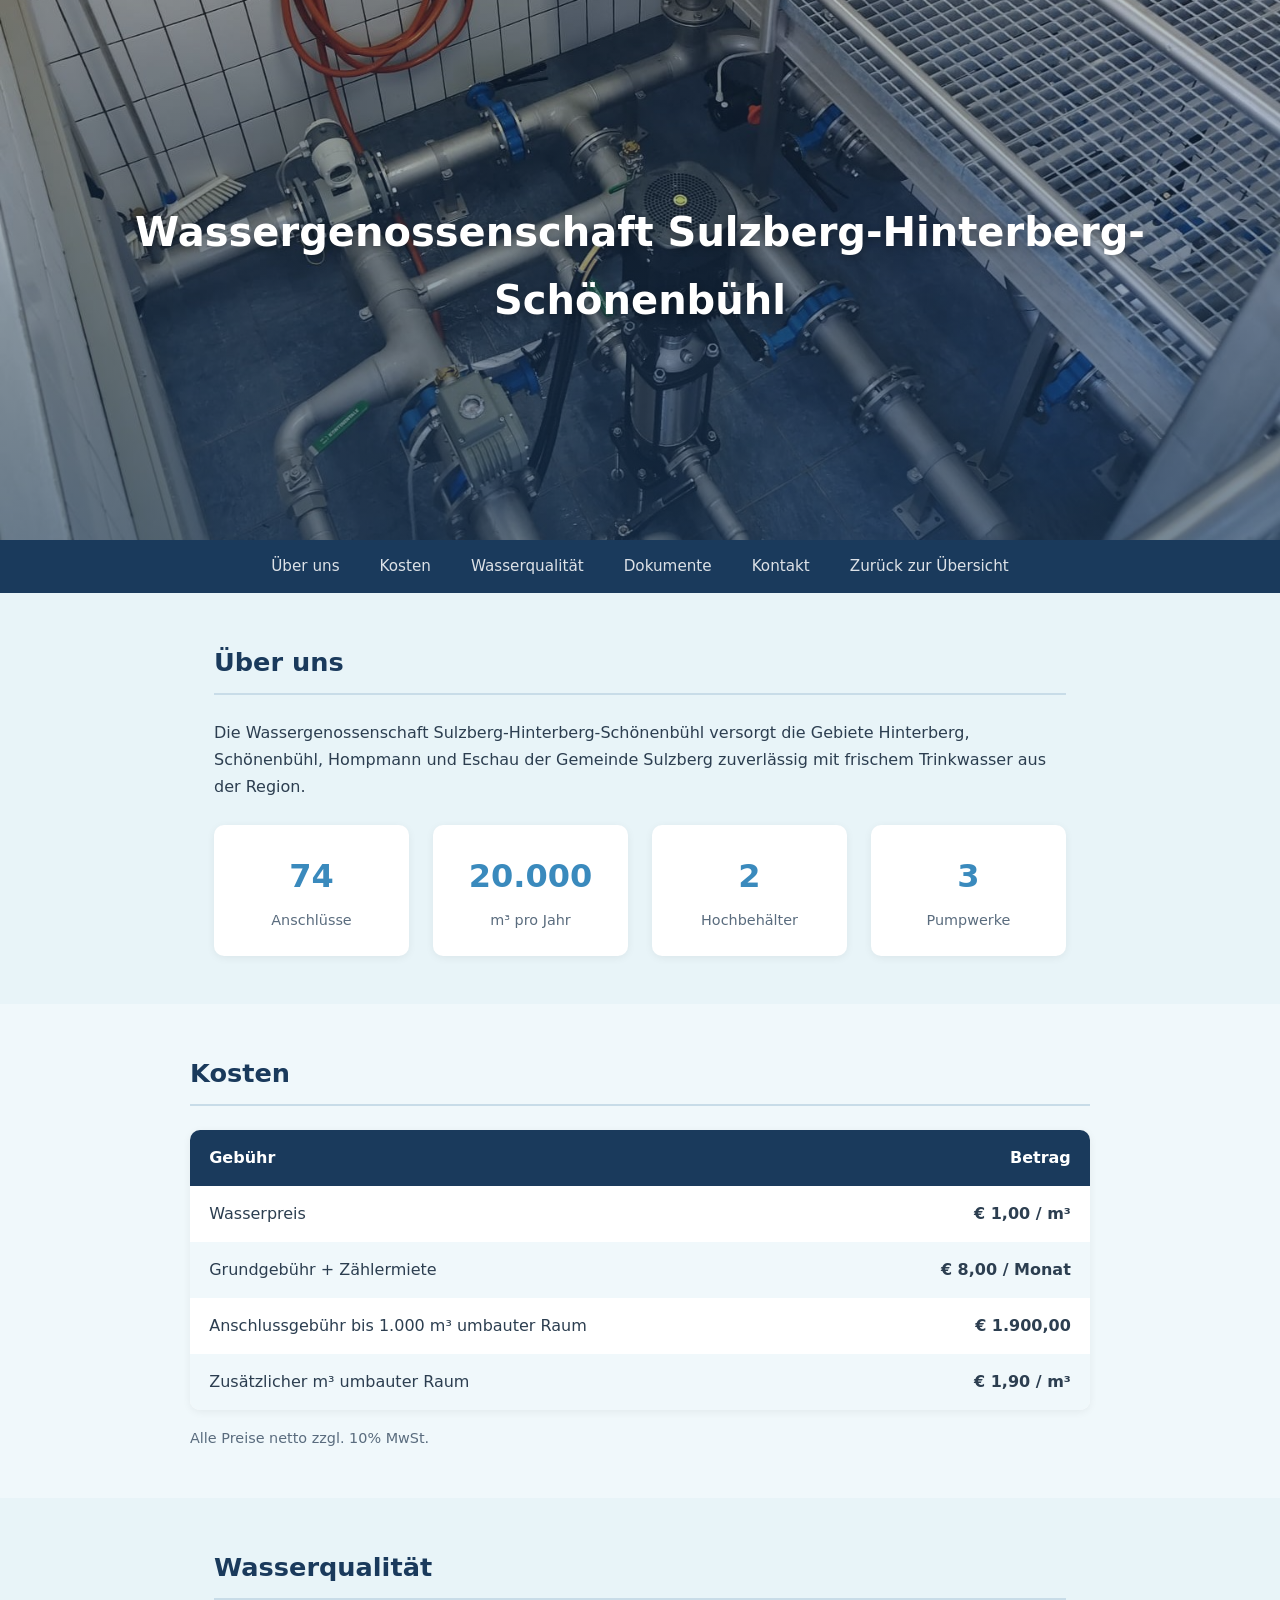
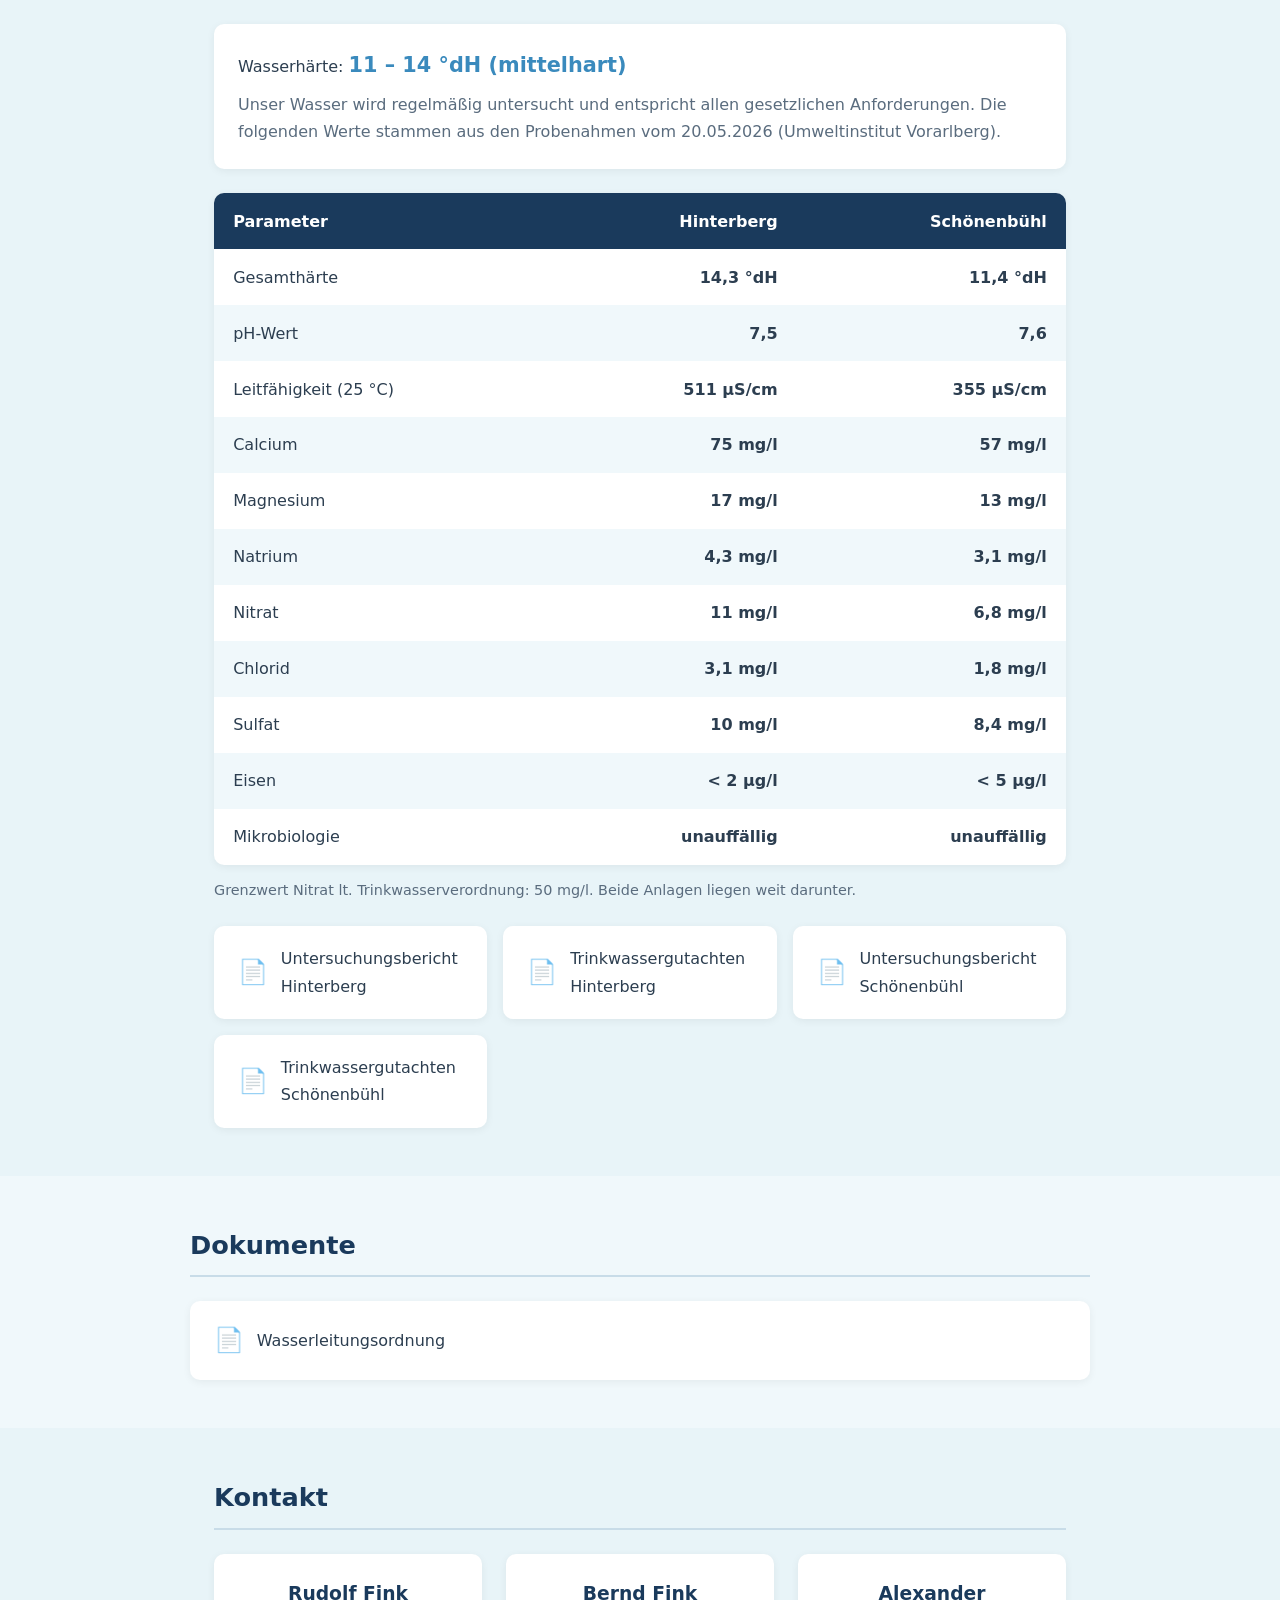
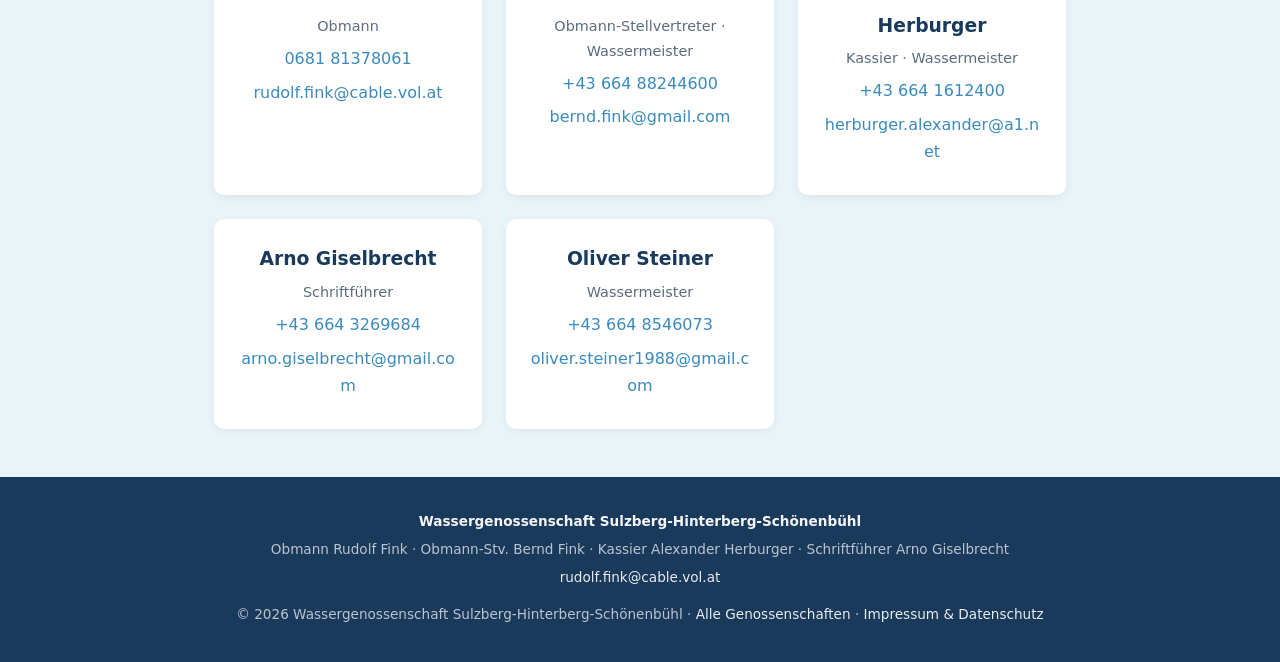
<file: hinterberg/index.html>
<!DOCTYPE html>
<html lang="de">
<head>
  <meta charset="UTF-8">
  <meta name="viewport" content="width=device-width, initial-scale=1.0">
  <title>Wassergenossenschaft Sulzberg-Hinterberg-Schönenbühl</title>
  <link rel="stylesheet" href="../assets/style.css">
</head>
<body>

  <!-- Hero -->
  <div class="hero">
    <img src="../assets/hinterberg/Pumpwerk_Hinterberg_hero.jpg" alt="Pumpwerk Hinterberg">
    <div class="hero-overlay">
      <h1>Wassergenossenschaft Sulzberg-Hinterberg-Schönenbühl</h1>
    </div>
  </div>

  <!-- Navigation -->
  <nav>
    <ul>
      <li><a href="#ueber-uns">Über uns</a></li>
      <li><a href="#kosten">Kosten</a></li>
      <li><a href="#wasserqualitaet">Wasserqualität</a></li>
      <li><a href="#dokumente">Dokumente</a></li>
      <li><a href="#kontakt">Kontakt</a></li>
      <li><a href="../">Zurück zur Übersicht</a></li>
    </ul>
  </nav>

  <!-- Über uns -->
  <section class="section" id="ueber-uns">
    <h2>Über uns</h2>
    <p>
      Die Wassergenossenschaft Sulzberg-Hinterberg-Schönenbühl versorgt die Gebiete
      Hinterberg, Schönenbühl, Hompmann und Eschau der Gemeinde Sulzberg
      zuverlässig mit frischem Trinkwasser aus der Region.
    </p>
    <div class="stats">
      <div class="stat-card">
        <span class="number">74</span>
        <span class="label">Anschlüsse</span>
      </div>
      <div class="stat-card">
        <span class="number">20.000</span>
        <span class="label">m³ pro Jahr</span>
      </div>
      <div class="stat-card">
        <span class="number">2</span>
        <span class="label">Hochbehälter</span>
      </div>
      <div class="stat-card">
        <span class="number">3</span>
        <span class="label">Pumpwerke</span>
      </div>
    </div>
  </section>

  <!-- Kosten -->
  <section class="section" id="kosten">
    <div class="section-inner">
      <h2>Kosten</h2>
      <table class="fee-table">
        <thead>
          <tr>
            <th>Gebühr</th>
            <th>Betrag</th>
          </tr>
        </thead>
        <tbody>
          <tr>
            <td>Wasserpreis</td>
            <td>&euro; 1,00 / m³</td>
          </tr>
          <tr>
            <td>Grundgebühr + Zählermiete</td>
            <td>&euro; 8,00 / Monat</td>
          </tr>
          <tr>
            <td>Anschlussgebühr bis 1.000 m³ umbauter Raum</td>
            <td>&euro; 1.900,00</td>
          </tr>
          <tr>
            <td>Zusätzlicher m³ umbauter Raum</td>
            <td>&euro; 1,90 / m³</td>
          </tr>
        </tbody>
      </table>
      <p style="margin-top: 1rem; color: var(--color-text-light); font-size: 0.9rem;">
        Alle Preise netto zzgl. 10% MwSt.
      </p>
    </div>
  </section>

  <!-- Wasserqualität -->
  <section class="section" id="wasserqualitaet">
    <h2>Wasserqualität</h2>
    <div class="water-quality-info">
      <p>Wasserhärte: <span class="hardness">11 – 14 °dH (mittelhart)</span></p>
      <p style="margin-top: 0.5rem; color: var(--color-text-light);">
        Unser Wasser wird regelmäßig untersucht und entspricht allen gesetzlichen Anforderungen.
        Die folgenden Werte stammen aus den Probenahmen vom 20.05.2026 (Umweltinstitut Vorarlberg).
      </p>
    </div>

    <table class="fee-table">
      <thead>
        <tr>
          <th>Parameter</th>
          <th>Hinterberg</th>
          <th>Schönenbühl</th>
        </tr>
      </thead>
      <tbody>
        <tr><td>Gesamthärte</td><td>14,3 °dH</td><td>11,4 °dH</td></tr>
        <tr><td>pH-Wert</td><td>7,5</td><td>7,6</td></tr>
        <tr><td>Leitfähigkeit (25 °C)</td><td>511 µS/cm</td><td>355 µS/cm</td></tr>
        <tr><td>Calcium</td><td>75 mg/l</td><td>57 mg/l</td></tr>
        <tr><td>Magnesium</td><td>17 mg/l</td><td>13 mg/l</td></tr>
        <tr><td>Natrium</td><td>4,3 mg/l</td><td>3,1 mg/l</td></tr>
        <tr><td>Nitrat</td><td>11 mg/l</td><td>6,8 mg/l</td></tr>
        <tr><td>Chlorid</td><td>3,1 mg/l</td><td>1,8 mg/l</td></tr>
        <tr><td>Sulfat</td><td>10 mg/l</td><td>8,4 mg/l</td></tr>
        <tr><td>Eisen</td><td>&lt; 2 µg/l</td><td>&lt; 5 µg/l</td></tr>
        <tr><td>Mikrobiologie</td><td>unauffällig</td><td>unauffällig</td></tr>
      </tbody>
    </table>
    <p style="margin-top: 0.8rem; color: var(--color-text-light); font-size: 0.9rem;">
      Grenzwert Nitrat lt. Trinkwasserverordnung: 50 mg/l. Beide Anlagen liegen weit darunter.
    </p>

    <div class="doc-list" style="margin-top: 1.5rem;">
      <a href="../assets/hinterberg/Prüfbericht Hinterberg mit Netzprobe.pdf" target="_blank" class="doc-link">
        <span class="doc-icon">&#128196;</span>
        <span>Untersuchungsbericht Hinterberg</span>
      </a>
      <a href="../assets/hinterberg/Beurteilung Hinterberg.pdf" target="_blank" class="doc-link">
        <span class="doc-icon">&#128196;</span>
        <span>Trinkwassergutachten Hinterberg</span>
      </a>
      <a href="../assets/hinterberg/Prüfbericht Schönenbühl mit Netzprobe.pdf" target="_blank" class="doc-link">
        <span class="doc-icon">&#128196;</span>
        <span>Untersuchungsbericht Schönenbühl</span>
      </a>
      <a href="../assets/hinterberg/Beurteilung Schönenbühl.pdf" target="_blank" class="doc-link">
        <span class="doc-icon">&#128196;</span>
        <span>Trinkwassergutachten Schönenbühl</span>
      </a>
    </div>
  </section>

  <!-- Dokumente -->
  <section class="section" id="dokumente">
    <div class="section-inner">
      <h2>Dokumente</h2>
      <div class="doc-list">
        <a href="../assets/hinterberg/Wasserleitungsordnung WG Sulzberg Hinterberg-Schönenbühl 2020-06-24.pdf" target="_blank" class="doc-link">
          <span class="doc-icon">&#128196;</span>
          <span>Wasserleitungsordnung</span>
        </a>
      </div>
    </div>
  </section>

  <!-- Kontakt -->
  <section class="section" id="kontakt">
    <div class="section-inner">
      <h2>Kontakt</h2>
      <div class="contact-cards">
        <div class="contact-card">
          <h3>Rudolf Fink</h3>
          <p class="role">Obmann</p>
          <p><a data-tel="MDY4MSA4MTM3ODA2MQ==">Nummer sichtbar mit JavaScript</a></p>
          <p><a data-mail="cnVkb2xmLmZpbmtAY2FibGUudm9sLmF0">Adresse sichtbar mit JavaScript</a></p>
        </div>
        <div class="contact-card">
          <h3>Bernd Fink</h3>
          <p class="role">Obmann-Stellvertreter &middot; Wassermeister</p>
          <p><a data-tel="KzQzIDY2NCA4ODI0NDYwMA==">Nummer sichtbar mit JavaScript</a></p>
          <p><a data-mail="YmVybmQuZmlua0BnbWFpbC5jb20=">Adresse sichtbar mit JavaScript</a></p>
        </div>
        <div class="contact-card">
          <h3>Alexander Herburger</h3>
          <p class="role">Kassier &middot; Wassermeister</p>
          <p><a data-tel="KzQzIDY2NCAxNjEyNDAw">Nummer sichtbar mit JavaScript</a></p>
          <p><a data-mail="aGVyYnVyZ2VyLmFsZXhhbmRlckBhMS5uZXQ=">Adresse sichtbar mit JavaScript</a></p>
        </div>
        <div class="contact-card">
          <h3>Arno Giselbrecht</h3>
          <p class="role">Schriftführer</p>
          <p><a data-tel="KzQzIDY2NCAzMjY5Njg0">Nummer sichtbar mit JavaScript</a></p>
          <p><a data-mail="YXJuby5naXNlbGJyZWNodEBnbWFpbC5jb20=">Adresse sichtbar mit JavaScript</a></p>
        </div>
        <div class="contact-card">
          <h3>Oliver Steiner</h3>
          <p class="role">Wassermeister</p>
          <p><a data-tel="KzQzIDY2NCA4NTQ2MDcz">Nummer sichtbar mit JavaScript</a></p>
          <p><a data-mail="b2xpdmVyLnN0ZWluZXIxOTg4QGdtYWlsLmNvbQ==">Adresse sichtbar mit JavaScript</a></p>
        </div>
      </div>
    </div>
  </section>

  <footer>
    <div class="footer-content">
      <p><strong>Wassergenossenschaft Sulzberg-Hinterberg-Schönenbühl</strong></p>
      <p>Obmann Rudolf Fink &middot; Obmann-Stv. Bernd Fink &middot; Kassier Alexander Herburger &middot; Schriftführer Arno Giselbrecht</p>
      <p><a data-mail="cnVkb2xmLmZpbmtAY2FibGUudm9sLmF0">Adresse sichtbar mit JavaScript</a></p>
      <p style="margin-top: 0.8rem;">&copy; 2026 Wassergenossenschaft Sulzberg-Hinterberg-Schönenbühl &middot; <a href="../">Alle Genossenschaften</a> &middot; <a href="../impressum.html">Impressum &amp; Datenschutz</a></p>
    </div>
  </footer>

  <script src="../assets/contact.js" defer></script>
</body>
</html>
</file>
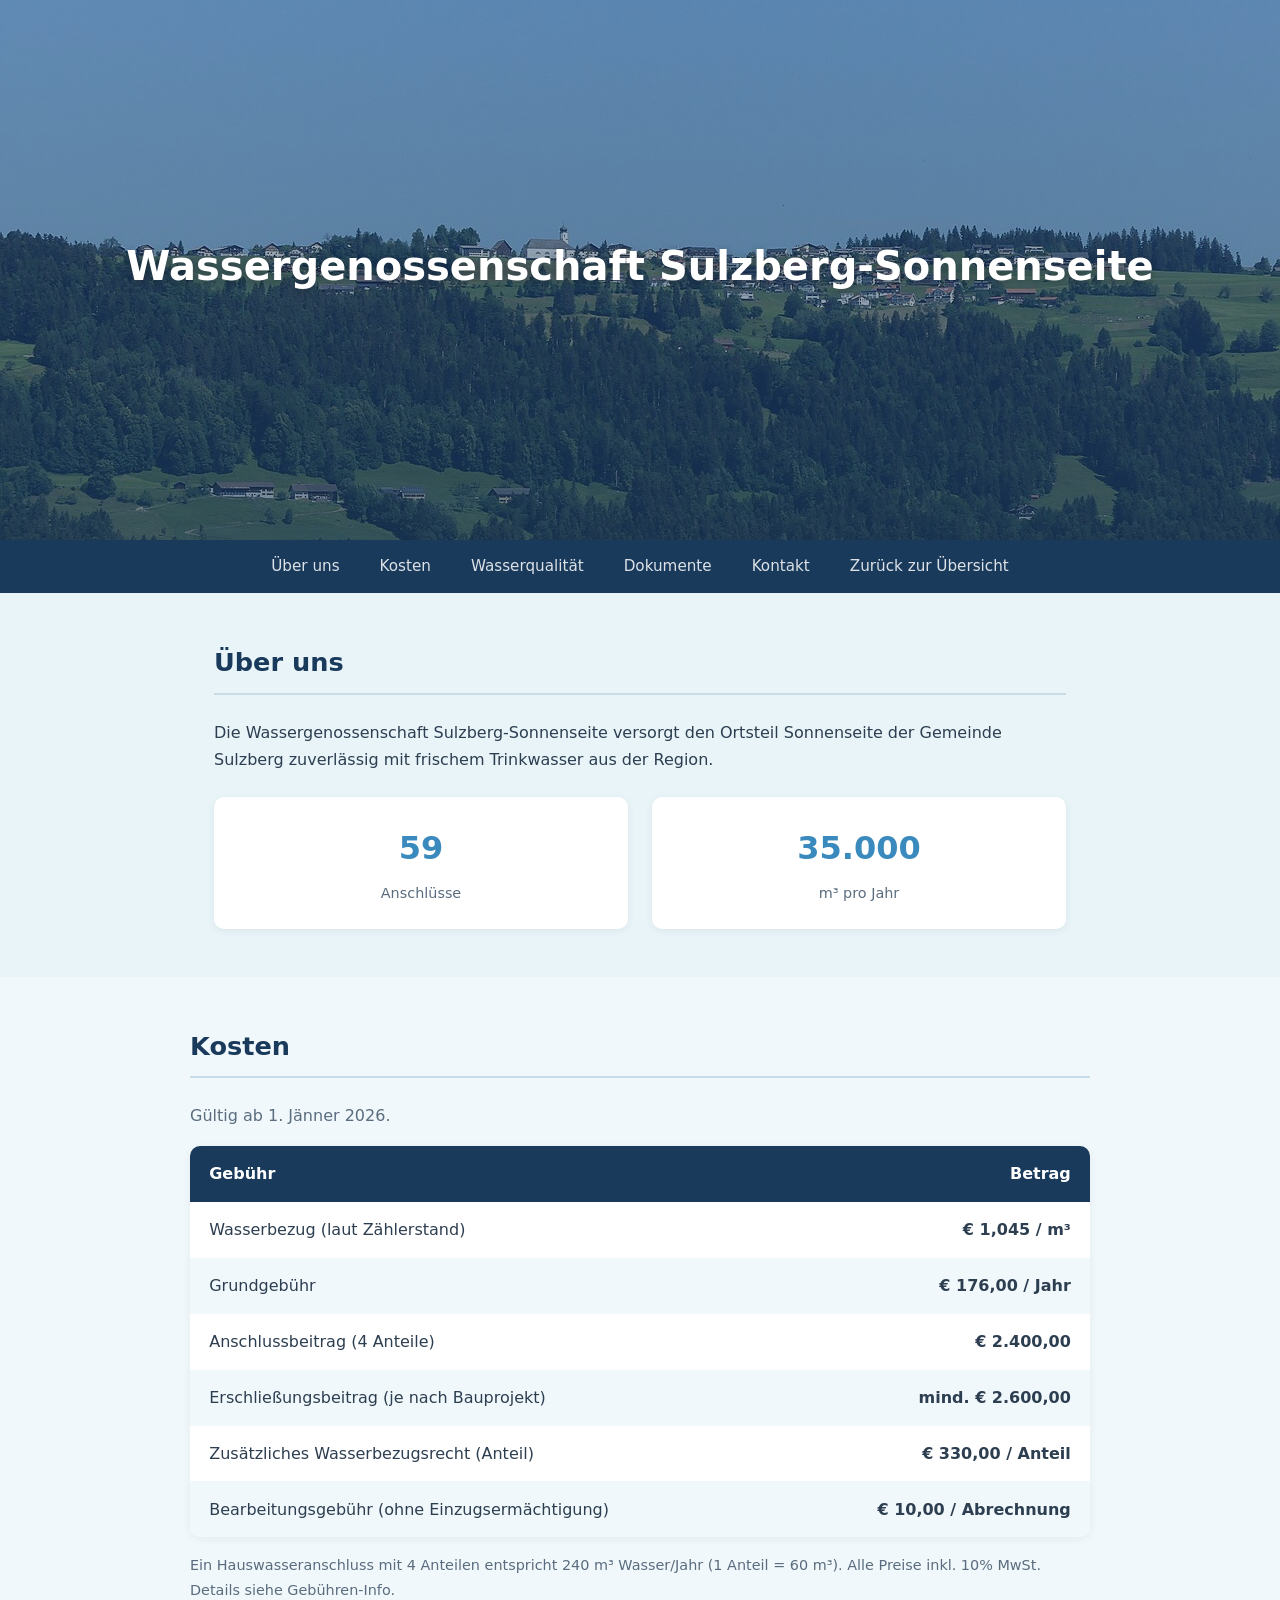
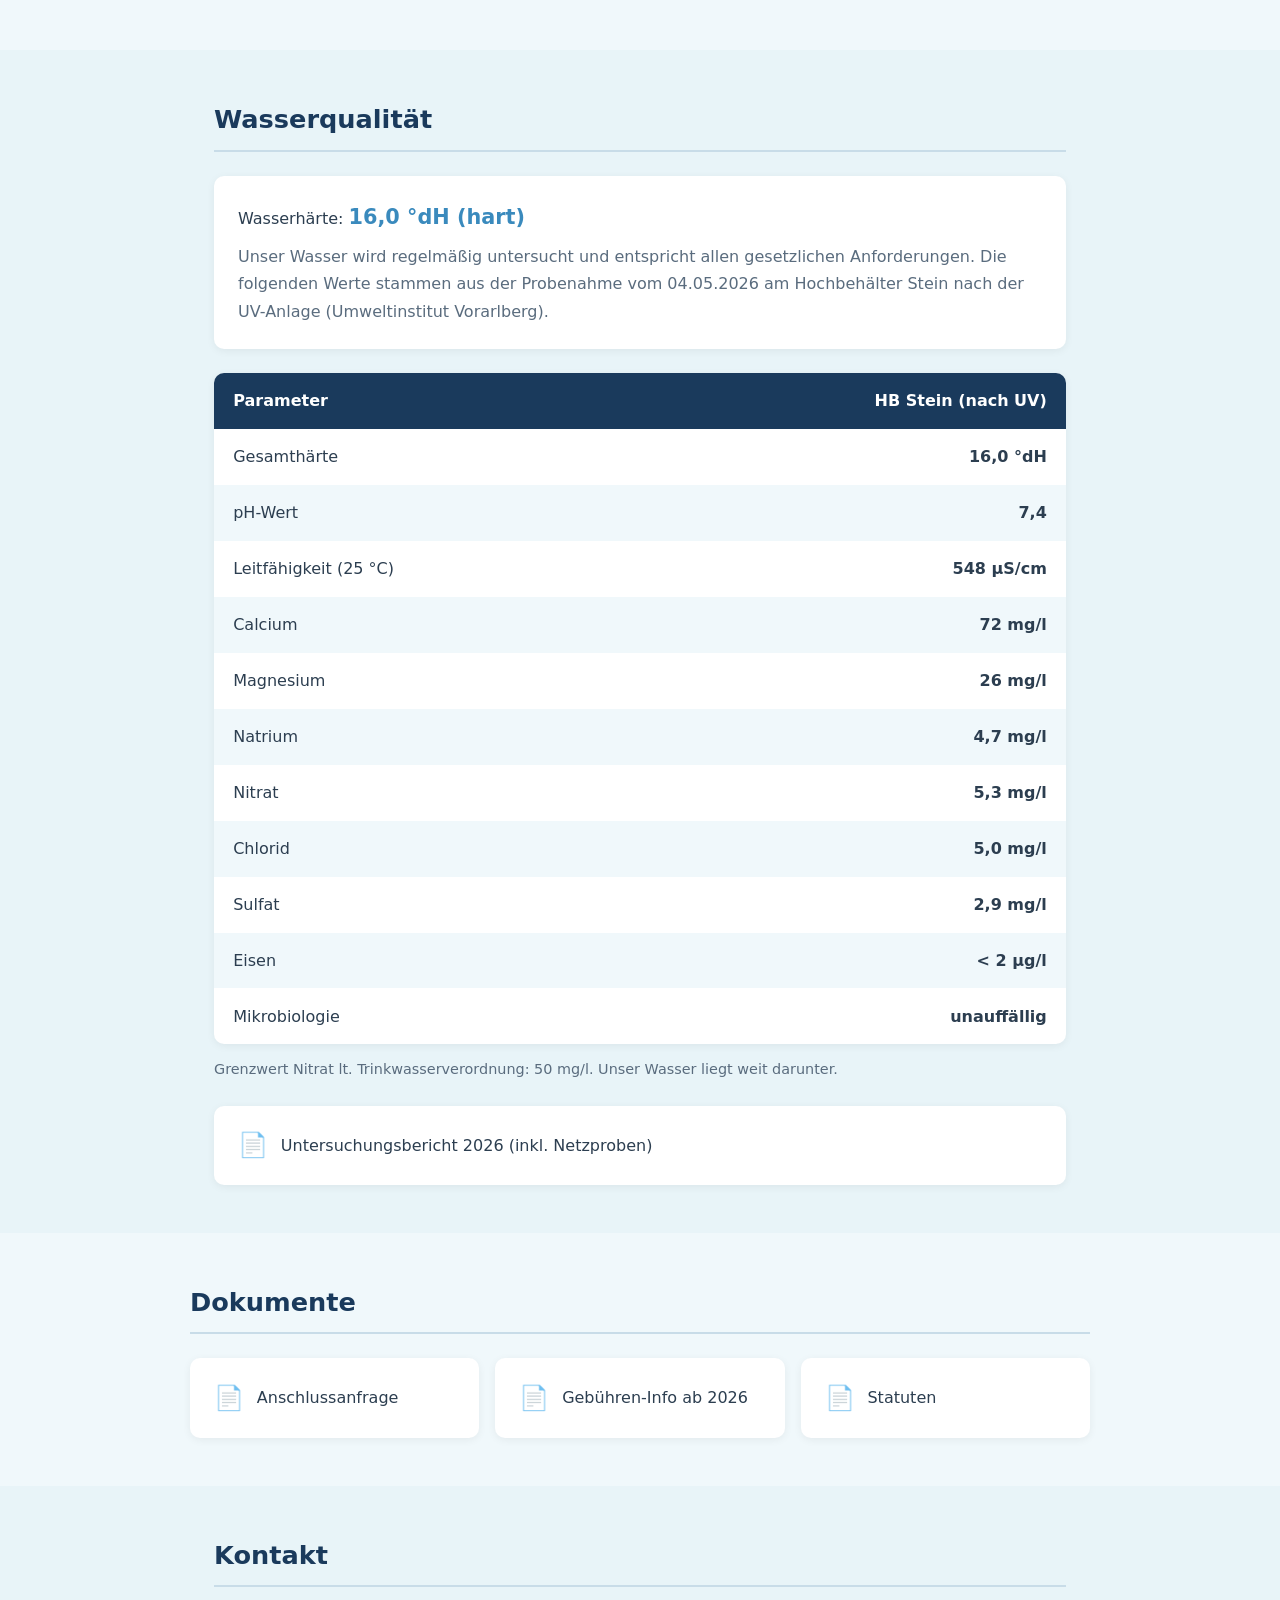
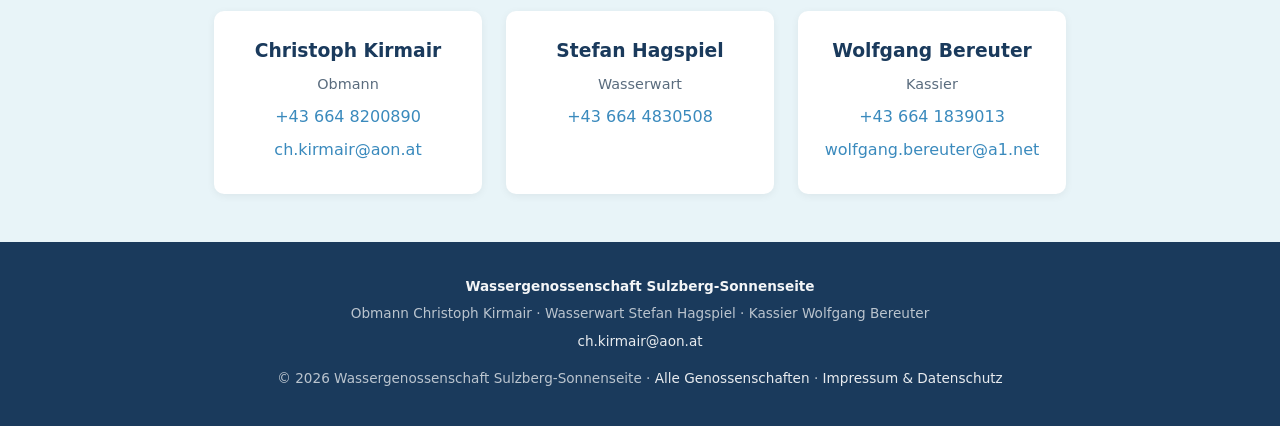
<file: sonnenseite/index.html>
<!DOCTYPE html>
<html lang="de">
<head>
  <meta charset="UTF-8">
  <meta name="viewport" content="width=device-width, initial-scale=1.0">
  <title>Wassergenossenschaft Sulzberg-Sonnenseite</title>
  <link rel="stylesheet" href="../assets/style.css">
</head>
<body>

  <!-- Hero -->
  <div class="hero">
    <img src="../assets/Sonnenseite/1280px-Sulzberg_von_Süden-628580133.jpg" alt="Sulzberg von Süden">
    <div class="hero-overlay">
      <h1>Wassergenossenschaft Sulzberg-Sonnenseite</h1>
    </div>
  </div>

  <!-- Navigation -->
  <nav>
    <ul>
      <li><a href="#ueber-uns">Über uns</a></li>
      <li><a href="#kosten">Kosten</a></li>
      <li><a href="#wasserqualitaet">Wasserqualität</a></li>
      <li><a href="#dokumente">Dokumente</a></li>
      <li><a href="#kontakt">Kontakt</a></li>
      <li><a href="../">Zurück zur Übersicht</a></li>
    </ul>
  </nav>

  <!-- Über uns -->
  <section class="section" id="ueber-uns">
    <h2>Über uns</h2>
    <p>
      Die Wassergenossenschaft Sulzberg-Sonnenseite versorgt den Ortsteil Sonnenseite
      der Gemeinde Sulzberg zuverlässig mit frischem Trinkwasser aus der Region.
    </p>
    <div class="stats">
      <div class="stat-card">
        <span class="number">59</span>
        <span class="label">Anschlüsse</span>
      </div>
      <div class="stat-card">
        <span class="number">35.000</span>
        <span class="label">m³ pro Jahr</span>
      </div>
    </div>
  </section>

  <!-- Kosten -->
  <section class="section" id="kosten">
    <div class="section-inner">
      <h2>Kosten</h2>
      <p style="margin-bottom: 1rem; color: var(--color-text-light);">Gültig ab 1. Jänner 2026.</p>
      <table class="fee-table">
        <thead>
          <tr>
            <th>Gebühr</th>
            <th>Betrag</th>
          </tr>
        </thead>
        <tbody>
          <tr>
            <td>Wasserbezug (laut Zählerstand)</td>
            <td>&euro; 1,045 / m³</td>
          </tr>
          <tr>
            <td>Grundgebühr</td>
            <td>&euro; 176,00 / Jahr</td>
          </tr>
          <tr>
            <td>Anschlussbeitrag (4 Anteile)</td>
            <td>&euro; 2.400,00</td>
          </tr>
          <tr>
            <td>Erschließungsbeitrag (je nach Bauprojekt)</td>
            <td>mind. &euro; 2.600,00</td>
          </tr>
          <tr>
            <td>Zusätzliches Wasserbezugsrecht (Anteil)</td>
            <td>&euro; 330,00 / Anteil</td>
          </tr>
          <tr>
            <td>Bearbeitungsgebühr (ohne Einzugsermächtigung)</td>
            <td>&euro; 10,00 / Abrechnung</td>
          </tr>
        </tbody>
      </table>
      <p style="margin-top: 1rem; color: var(--color-text-light); font-size: 0.9rem;">
        Ein Hauswasseranschluss mit 4 Anteilen entspricht 240 m³ Wasser/Jahr (1 Anteil = 60 m³).
        Alle Preise inkl. 10% MwSt. Details siehe Gebühren-Info.
      </p>
    </div>
  </section>

  <!-- Wasserqualität -->
  <section class="section" id="wasserqualitaet">
    <h2>Wasserqualität</h2>
    <div class="water-quality-info">
      <p>Wasserhärte: <span class="hardness">16,0 °dH (hart)</span></p>
      <p style="margin-top: 0.5rem; color: var(--color-text-light);">
        Unser Wasser wird regelmäßig untersucht und entspricht allen gesetzlichen Anforderungen.
        Die folgenden Werte stammen aus der Probenahme vom 04.05.2026 am Hochbehälter Stein
        nach der UV-Anlage (Umweltinstitut Vorarlberg).
      </p>
    </div>

    <table class="fee-table">
      <thead>
        <tr>
          <th>Parameter</th>
          <th>HB Stein (nach UV)</th>
        </tr>
      </thead>
      <tbody>
        <tr><td>Gesamthärte</td><td>16,0 °dH</td></tr>
        <tr><td>pH-Wert</td><td>7,4</td></tr>
        <tr><td>Leitfähigkeit (25 °C)</td><td>548 µS/cm</td></tr>
        <tr><td>Calcium</td><td>72 mg/l</td></tr>
        <tr><td>Magnesium</td><td>26 mg/l</td></tr>
        <tr><td>Natrium</td><td>4,7 mg/l</td></tr>
        <tr><td>Nitrat</td><td>5,3 mg/l</td></tr>
        <tr><td>Chlorid</td><td>5,0 mg/l</td></tr>
        <tr><td>Sulfat</td><td>2,9 mg/l</td></tr>
        <tr><td>Eisen</td><td>&lt; 2 µg/l</td></tr>
        <tr><td>Mikrobiologie</td><td>unauffällig</td></tr>
      </tbody>
    </table>
    <p style="margin-top: 0.8rem; color: var(--color-text-light); font-size: 0.9rem;">
      Grenzwert Nitrat lt. Trinkwasserverordnung: 50 mg/l. Unser Wasser liegt weit darunter.
    </p>

    <div class="doc-list" style="margin-top: 1.5rem;">
      <a href="../assets/Sonnenseite/Netzprobe%202026.pdf" target="_blank" class="doc-link">
        <span class="doc-icon">&#128196;</span>
        <span>Untersuchungsbericht 2026 (inkl. Netzproben)</span>
      </a>
    </div>
  </section>

  <!-- Dokumente -->
  <section class="section" id="dokumente">
    <div class="section-inner">
      <h2>Dokumente</h2>
      <div class="doc-list">
        <a href="../assets/Sonnenseite/Anschlussanfrage.pdf" target="_blank" class="doc-link">
          <span class="doc-icon">&#128196;</span>
          <span>Anschlussanfrage</span>
        </a>
        <a href="../assets/Sonnenseite/Gebühren INFO ab 2026.pdf" target="_blank" class="doc-link">
          <span class="doc-icon">&#128196;</span>
          <span>Gebühren-Info ab 2026</span>
        </a>
        <a href="../assets/Sonnenseite/Statuten.pdf" target="_blank" class="doc-link">
          <span class="doc-icon">&#128196;</span>
          <span>Statuten</span>
        </a>
      </div>
    </div>
  </section>

  <!-- Kontakt -->
  <section class="section" id="kontakt">
    <div class="section-inner">
      <h2>Kontakt</h2>
      <div class="contact-cards">
        <div class="contact-card">
          <h3>Christoph Kirmair</h3>
          <p class="role">Obmann</p>
          <p><a data-tel="KzQzIDY2NCA4MjAwODkw">Nummer sichtbar mit JavaScript</a></p>
          <p><a data-mail="Y2gua2lybWFpckBhb24uYXQ=">Adresse sichtbar mit JavaScript</a></p>
        </div>
        <div class="contact-card">
          <h3>Stefan Hagspiel</h3>
          <p class="role">Wasserwart</p>
          <p><a data-tel="KzQzIDY2NCA0ODMwNTA4">Nummer sichtbar mit JavaScript</a></p>
          <p>&nbsp;</p>
        </div>
        <div class="contact-card">
          <h3>Wolfgang Bereuter</h3>
          <p class="role">Kassier</p>
          <p><a data-tel="KzQzIDY2NCAxODM5MDEz">Nummer sichtbar mit JavaScript</a></p>
          <p><a data-mail="d29sZmdhbmcuYmVyZXV0ZXJAYTEubmV0">Adresse sichtbar mit JavaScript</a></p>
        </div>
      </div>
    </div>
  </section>

  <footer>
    <div class="footer-content">
      <p><strong>Wassergenossenschaft Sulzberg-Sonnenseite</strong></p>
      <p>Obmann Christoph Kirmair &middot; Wasserwart Stefan Hagspiel &middot; Kassier Wolfgang Bereuter</p>
      <p><a data-mail="Y2gua2lybWFpckBhb24uYXQ=">Adresse sichtbar mit JavaScript</a></p>
      <p style="margin-top: 0.8rem;">&copy; 2026 Wassergenossenschaft Sulzberg-Sonnenseite &middot; <a href="../">Alle Genossenschaften</a> &middot; <a href="../impressum.html">Impressum &amp; Datenschutz</a></p>
    </div>
  </footer>

  <script src="../assets/contact.js" defer></script>
</body>
</html>
</file>
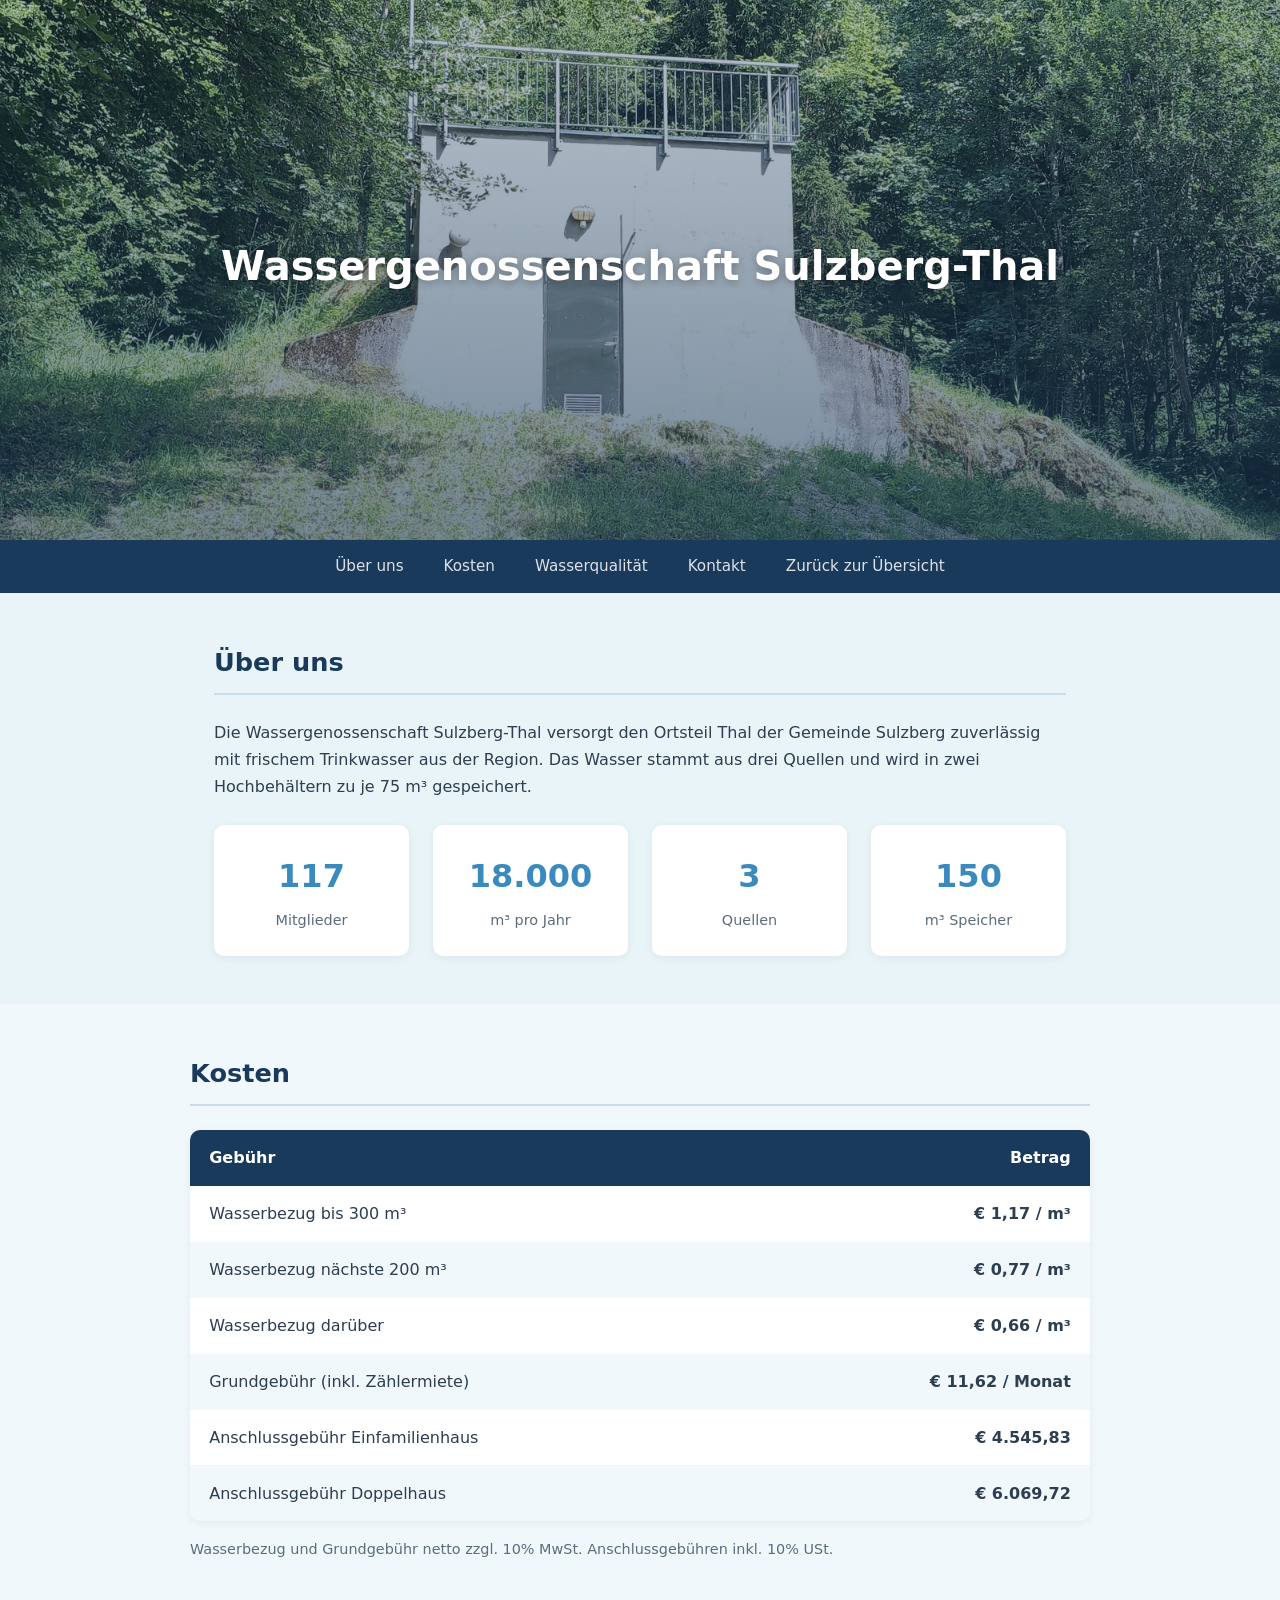
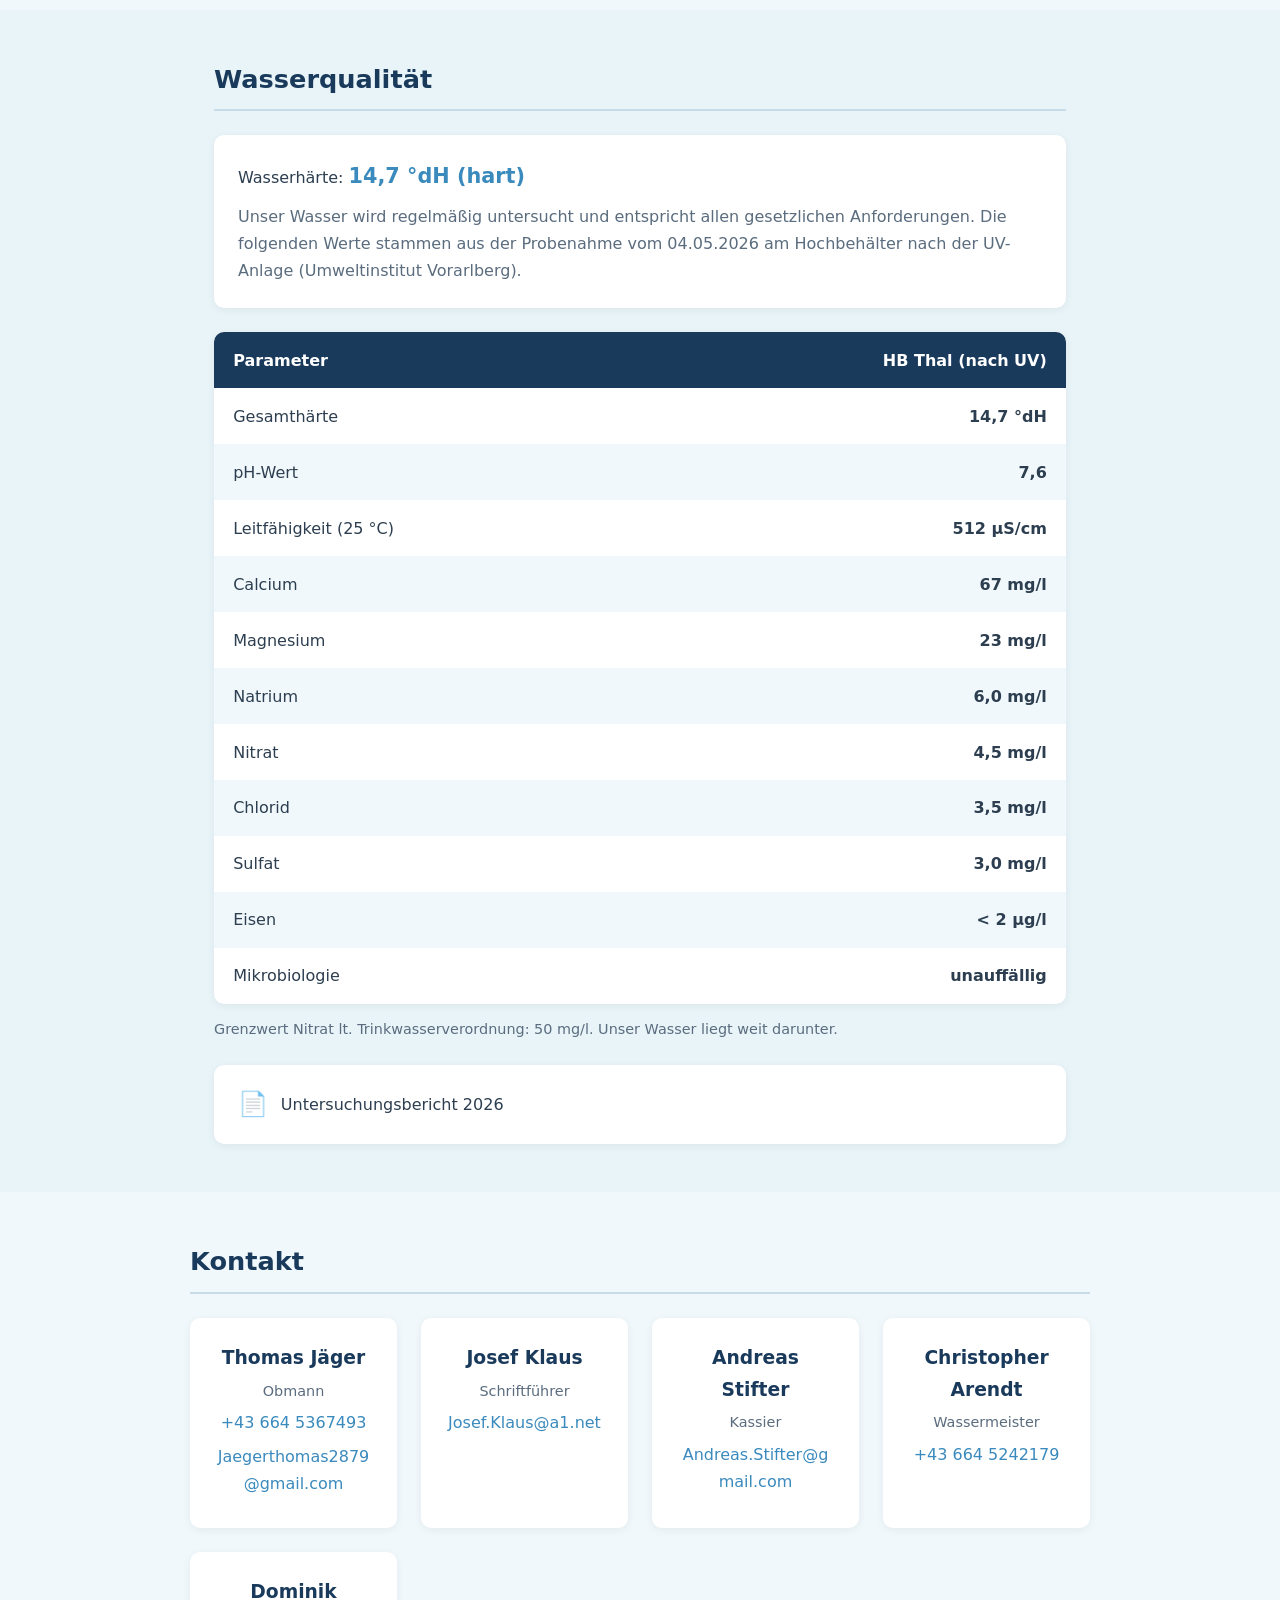
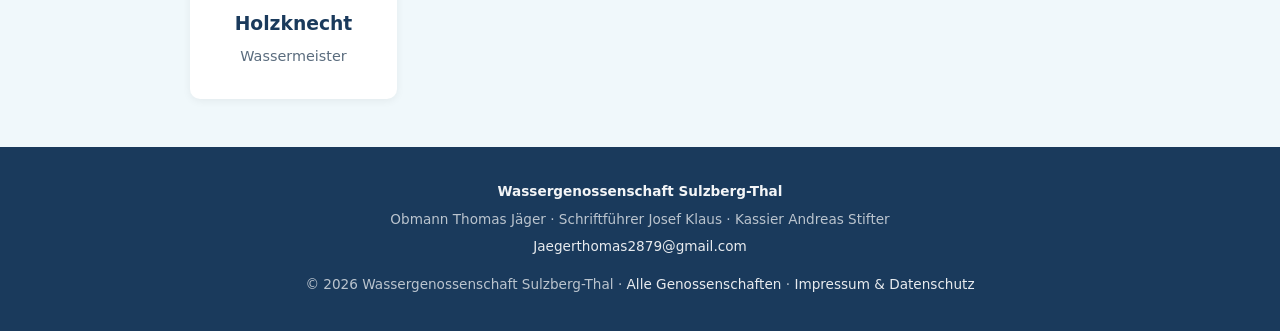
<file: thal/index.html>
<!DOCTYPE html>
<html lang="de">
<head>
  <meta charset="UTF-8">
  <meta name="viewport" content="width=device-width, initial-scale=1.0">
  <title>Wassergenossenschaft Sulzberg-Thal</title>
  <link rel="stylesheet" href="../assets/style.css">
</head>
<body>

  <!-- Hero -->
  <div class="hero">
    <img src="../assets/Thal/Hochbehaelter_Thal.jpg" alt="Hochbehälter Sulzberg-Thal">
    <div class="hero-overlay">
      <h1>Wassergenossenschaft Sulzberg-Thal</h1>
    </div>
  </div>

  <!-- Navigation -->
  <nav>
    <ul>
      <li><a href="#ueber-uns">Über uns</a></li>
      <li><a href="#kosten">Kosten</a></li>
      <li><a href="#wasserqualitaet">Wasserqualität</a></li>
      <li><a href="#kontakt">Kontakt</a></li>
      <li><a href="../">Zurück zur Übersicht</a></li>
    </ul>
  </nav>

  <!-- Über uns -->
  <section class="section" id="ueber-uns">
    <h2>Über uns</h2>
    <p>
      Die Wassergenossenschaft Sulzberg-Thal versorgt den Ortsteil Thal
      der Gemeinde Sulzberg zuverlässig mit frischem Trinkwasser aus der Region.
      Das Wasser stammt aus drei Quellen und wird in zwei Hochbehältern zu je 75 m³ gespeichert.
    </p>
    <div class="stats">
      <div class="stat-card">
        <span class="number">117</span>
        <span class="label">Mitglieder</span>
      </div>
      <div class="stat-card">
        <span class="number">18.000</span>
        <span class="label">m³ pro Jahr</span>
      </div>
      <div class="stat-card">
        <span class="number">3</span>
        <span class="label">Quellen</span>
      </div>
      <div class="stat-card">
        <span class="number">150</span>
        <span class="label">m³ Speicher</span>
      </div>
    </div>
  </section>

  <!-- Kosten -->
  <section class="section" id="kosten">
    <div class="section-inner">
      <h2>Kosten</h2>
      <table class="fee-table">
        <thead>
          <tr>
            <th>Gebühr</th>
            <th>Betrag</th>
          </tr>
        </thead>
        <tbody>
          <tr>
            <td>Wasserbezug bis 300 m³</td>
            <td>&euro; 1,17 / m³</td>
          </tr>
          <tr>
            <td>Wasserbezug nächste 200 m³</td>
            <td>&euro; 0,77 / m³</td>
          </tr>
          <tr>
            <td>Wasserbezug darüber</td>
            <td>&euro; 0,66 / m³</td>
          </tr>
          <tr>
            <td>Grundgebühr (inkl. Zählermiete)</td>
            <td>&euro; 11,62 / Monat</td>
          </tr>
          <tr>
            <td>Anschlussgebühr Einfamilienhaus</td>
            <td>&euro; 4.545,83</td>
          </tr>
          <tr>
            <td>Anschlussgebühr Doppelhaus</td>
            <td>&euro; 6.069,72</td>
          </tr>
        </tbody>
      </table>
      <p style="margin-top: 1rem; color: var(--color-text-light); font-size: 0.9rem;">
        Wasserbezug und Grundgebühr netto zzgl. 10% MwSt. Anschlussgebühren inkl. 10% USt.
      </p>
    </div>
  </section>

  <!-- Wasserqualität -->
  <section class="section" id="wasserqualitaet">
    <h2>Wasserqualität</h2>
    <div class="water-quality-info">
      <p>Wasserhärte: <span class="hardness">14,7 °dH (hart)</span></p>
      <p style="margin-top: 0.5rem; color: var(--color-text-light);">
        Unser Wasser wird regelmäßig untersucht und entspricht allen gesetzlichen Anforderungen.
        Die folgenden Werte stammen aus der Probenahme vom 04.05.2026 am Hochbehälter
        nach der UV-Anlage (Umweltinstitut Vorarlberg).
      </p>
    </div>

    <table class="fee-table">
      <thead>
        <tr>
          <th>Parameter</th>
          <th>HB Thal (nach UV)</th>
        </tr>
      </thead>
      <tbody>
        <tr><td>Gesamthärte</td><td>14,7 °dH</td></tr>
        <tr><td>pH-Wert</td><td>7,6</td></tr>
        <tr><td>Leitfähigkeit (25 °C)</td><td>512 µS/cm</td></tr>
        <tr><td>Calcium</td><td>67 mg/l</td></tr>
        <tr><td>Magnesium</td><td>23 mg/l</td></tr>
        <tr><td>Natrium</td><td>6,0 mg/l</td></tr>
        <tr><td>Nitrat</td><td>4,5 mg/l</td></tr>
        <tr><td>Chlorid</td><td>3,5 mg/l</td></tr>
        <tr><td>Sulfat</td><td>3,0 mg/l</td></tr>
        <tr><td>Eisen</td><td>&lt; 2 µg/l</td></tr>
        <tr><td>Mikrobiologie</td><td>unauffällig</td></tr>
      </tbody>
    </table>
    <p style="margin-top: 0.8rem; color: var(--color-text-light); font-size: 0.9rem;">
      Grenzwert Nitrat lt. Trinkwasserverordnung: 50 mg/l. Unser Wasser liegt weit darunter.
    </p>

    <div class="doc-list" style="margin-top: 1.5rem;">
      <a href="../assets/Thal/Untersuchungsbericht_Thal_2026.pdf" target="_blank" class="doc-link">
        <span class="doc-icon">&#128196;</span>
        <span>Untersuchungsbericht 2026</span>
      </a>
    </div>
  </section>

  <!-- Kontakt -->
  <section class="section" id="kontakt">
    <div class="section-inner">
      <h2>Kontakt</h2>
      <div class="contact-cards">
        <div class="contact-card">
          <h3>Thomas Jäger</h3>
          <p class="role">Obmann</p>
          <p><a data-tel="KzQzIDY2NCA1MzY3NDkz">Nummer sichtbar mit JavaScript</a></p>
          <p><a data-mail="SmFlZ2VydGhvbWFzMjg3OUBnbWFpbC5jb20=">Adresse sichtbar mit JavaScript</a></p>
        </div>
        <div class="contact-card">
          <h3>Josef Klaus</h3>
          <p class="role">Schriftführer</p>
          <p><a data-mail="Sm9zZWYuS2xhdXNAYTEubmV0">Adresse sichtbar mit JavaScript</a></p>
        </div>
        <div class="contact-card">
          <h3>Andreas Stifter</h3>
          <p class="role">Kassier</p>
          <p><a data-mail="QW5kcmVhcy5TdGlmdGVyQGdtYWlsLmNvbQ==">Adresse sichtbar mit JavaScript</a></p>
        </div>
        <div class="contact-card">
          <h3>Christopher Arendt</h3>
          <p class="role">Wassermeister</p>
          <p><a data-tel="KzQzIDY2NCA1MjQyMTc5">Nummer sichtbar mit JavaScript</a></p>
        </div>
        <div class="contact-card">
          <h3>Dominik Holzknecht</h3>
          <p class="role">Wassermeister</p>
        </div>
      </div>
    </div>
  </section>

  <footer>
    <div class="footer-content">
      <p><strong>Wassergenossenschaft Sulzberg-Thal</strong></p>
      <p>Obmann Thomas Jäger &middot; Schriftführer Josef Klaus &middot; Kassier Andreas Stifter</p>
      <p><a data-mail="SmFlZ2VydGhvbWFzMjg3OUBnbWFpbC5jb20=">Adresse sichtbar mit JavaScript</a></p>
      <p style="margin-top: 0.8rem;">&copy; 2026 Wassergenossenschaft Sulzberg-Thal &middot; <a href="../">Alle Genossenschaften</a> &middot; <a href="../impressum.html">Impressum &amp; Datenschutz</a></p>
    </div>
  </footer>

  <script src="../assets/contact.js" defer></script>
</body>
</html>
</file>
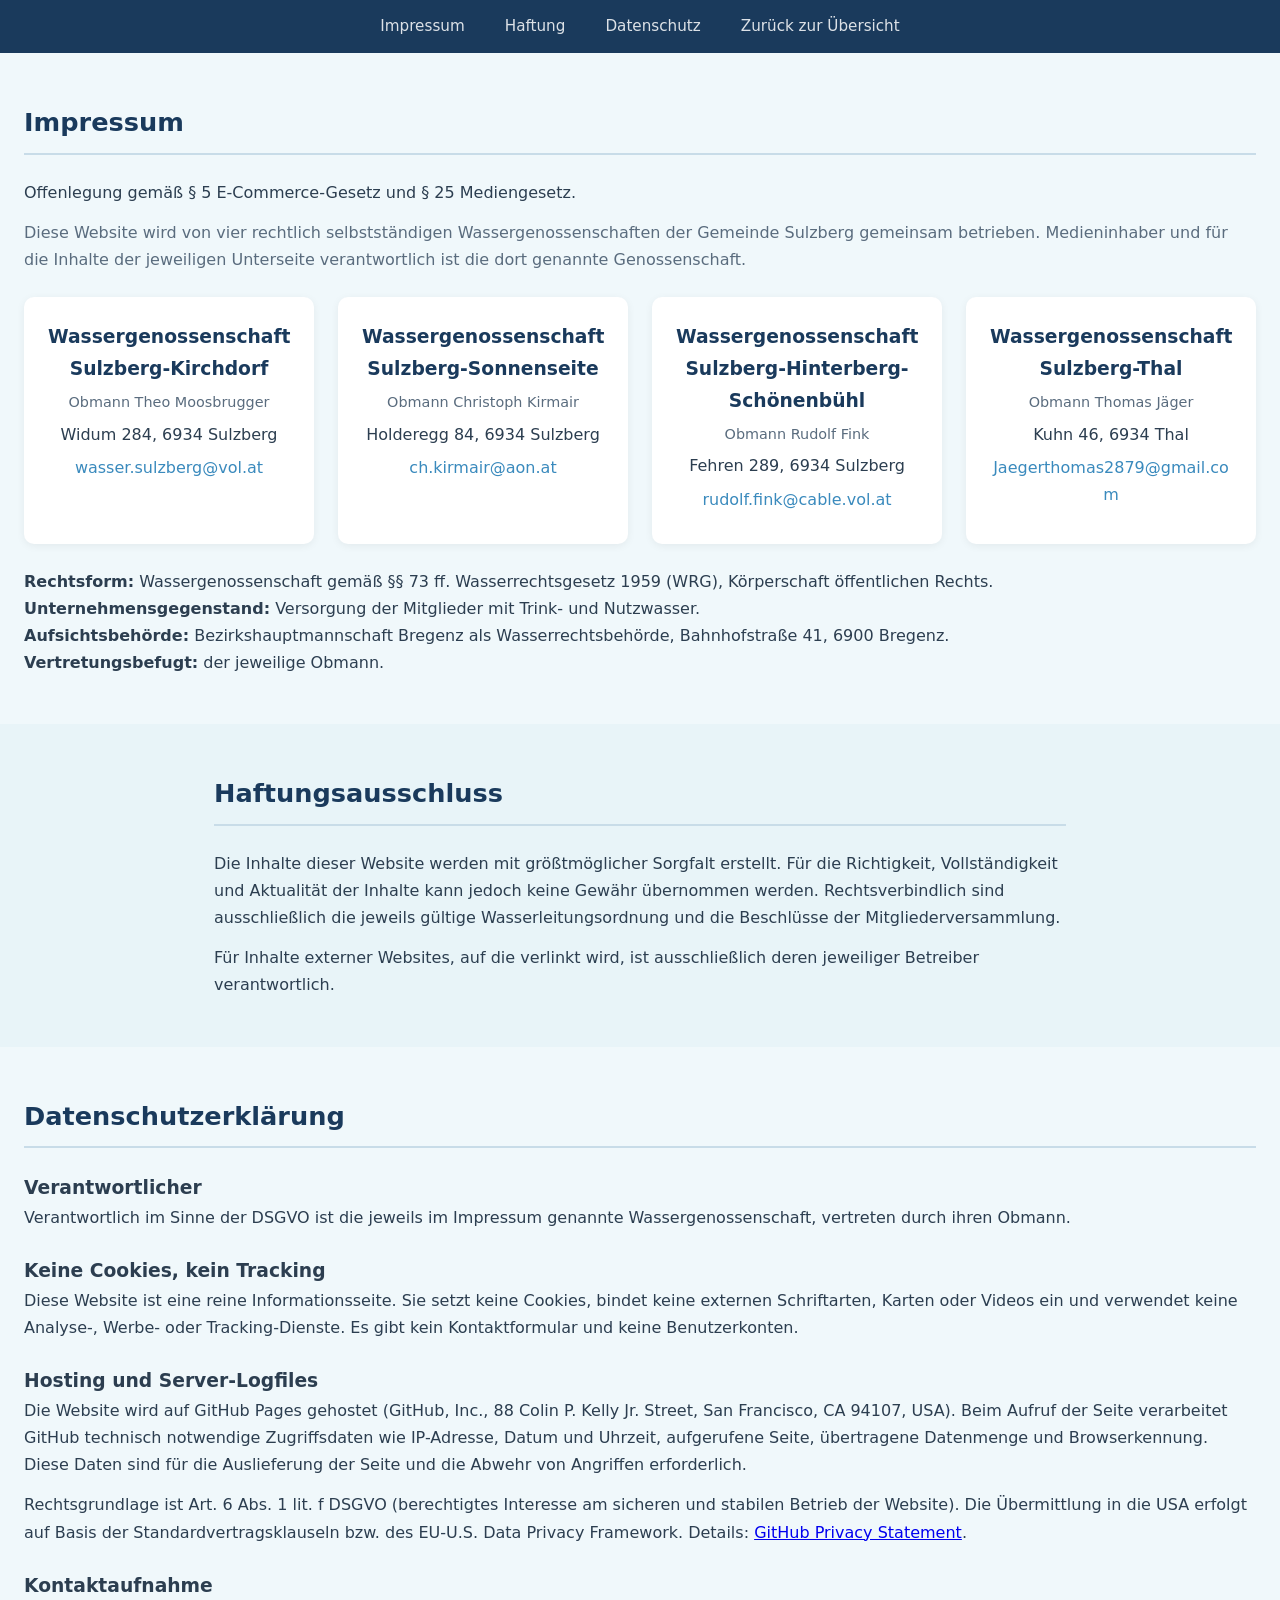
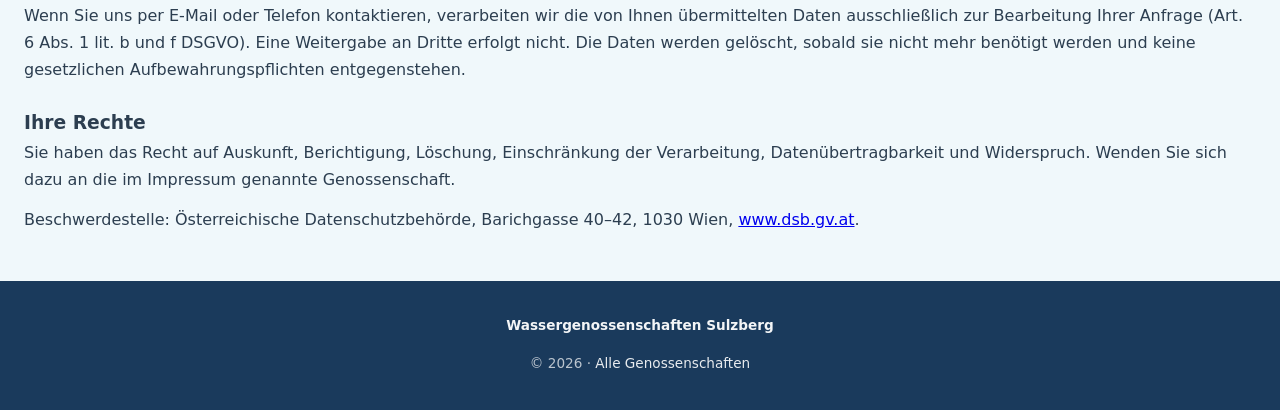
<file: impressum.html>
<!DOCTYPE html>
<html lang="de">
<head>
  <meta charset="UTF-8">
  <meta name="viewport" content="width=device-width, initial-scale=1.0">
  <title>Impressum &amp; Datenschutz &ndash; Wassergenossenschaften Sulzberg</title>
  <link rel="stylesheet" href="assets/style.css">
</head>
<body>

  <!-- Navigation -->
  <nav>
    <ul>
      <li><a href="#impressum">Impressum</a></li>
      <li><a href="#haftung">Haftung</a></li>
      <li><a href="#datenschutz">Datenschutz</a></li>
      <li><a href="./">Zurück zur Übersicht</a></li>
    </ul>
  </nav>

  <!-- Impressum -->
  <section class="section" id="impressum">
    <h2>Impressum</h2>
    <p>Offenlegung gemäß § 5 E-Commerce-Gesetz und § 25 Mediengesetz.</p>
    <p style="margin-top: 0.8rem; color: var(--color-text-light);">
      Diese Website wird von vier rechtlich selbstständigen Wassergenossenschaften der
      Gemeinde Sulzberg gemeinsam betrieben. Medieninhaber und für die Inhalte der
      jeweiligen Unterseite verantwortlich ist die dort genannte Genossenschaft.
    </p>

    <div class="contact-cards" style="margin-top: 1.5rem;">
      <div class="contact-card">
        <h3>Wassergenossenschaft Sulzberg-Kirchdorf</h3>
        <p class="role">Obmann Theo Moosbrugger</p>
        <p>Widum 284, 6934 Sulzberg</p>
        <p><a data-mail="d2Fzc2VyLnN1bHpiZXJnQHZvbC5hdA==">Adresse sichtbar mit JavaScript</a></p>
      </div>
      <div class="contact-card">
        <h3>Wassergenossenschaft Sulzberg-Sonnenseite</h3>
        <p class="role">Obmann Christoph Kirmair</p>
        <p>Holderegg 84, 6934 Sulzberg</p>
        <p><a data-mail="Y2gua2lybWFpckBhb24uYXQ=">Adresse sichtbar mit JavaScript</a></p>
      </div>
      <div class="contact-card">
        <h3>Wassergenossenschaft Sulzberg-Hinterberg-Schönenbühl</h3>
        <p class="role">Obmann Rudolf Fink</p>
        <p>Fehren 289, 6934 Sulzberg</p>
        <p><a data-mail="cnVkb2xmLmZpbmtAY2FibGUudm9sLmF0">Adresse sichtbar mit JavaScript</a></p>
      </div>
      <div class="contact-card">
        <h3>Wassergenossenschaft Sulzberg-Thal</h3>
        <p class="role">Obmann Thomas Jäger</p>
        <p>Kuhn 46, 6934 Thal</p>
        <p><a data-mail="SmFlZ2VydGhvbWFzMjg3OUBnbWFpbC5jb20=">Adresse sichtbar mit JavaScript</a></p>
      </div>
    </div>

    <p style="margin-top: 1.5rem;">
      <strong>Rechtsform:</strong> Wassergenossenschaft gemäß §§ 73 ff. Wasserrechtsgesetz 1959 (WRG),
      Körperschaft öffentlichen Rechts.<br>
      <strong>Unternehmensgegenstand:</strong> Versorgung der Mitglieder mit Trink- und Nutzwasser.<br>
      <strong>Aufsichtsbehörde:</strong> Bezirkshauptmannschaft Bregenz als Wasserrechtsbehörde,
      Bahnhofstraße 41, 6900 Bregenz.<br>
      <strong>Vertretungsbefugt:</strong> der jeweilige Obmann.
    </p>
  </section>

  <!-- Haftung -->
  <section class="section" id="haftung">
    <div class="section-inner">
      <h2>Haftungsausschluss</h2>
      <p>
        Die Inhalte dieser Website werden mit größtmöglicher Sorgfalt erstellt. Für die
        Richtigkeit, Vollständigkeit und Aktualität der Inhalte kann jedoch keine Gewähr
        übernommen werden. Rechtsverbindlich sind ausschließlich die jeweils gültige
        Wasserleitungsordnung und die Beschlüsse der Mitgliederversammlung.
      </p>
      <p style="margin-top: 0.8rem;">
        Für Inhalte externer Websites, auf die verlinkt wird, ist ausschließlich deren
        jeweiliger Betreiber verantwortlich.
      </p>
    </div>
  </section>

  <!-- Datenschutz -->
  <section class="section" id="datenschutz">
    <h2>Datenschutzerklärung</h2>

    <h3 style="margin-top: 1rem;">Verantwortlicher</h3>
    <p>
      Verantwortlich im Sinne der DSGVO ist die jeweils im Impressum genannte
      Wassergenossenschaft, vertreten durch ihren Obmann.
    </p>

    <h3 style="margin-top: 1.5rem;">Keine Cookies, kein Tracking</h3>
    <p>
      Diese Website ist eine reine Informationsseite. Sie setzt keine Cookies, bindet
      keine externen Schriftarten, Karten oder Videos ein und verwendet keine
      Analyse-, Werbe- oder Tracking-Dienste. Es gibt kein Kontaktformular und keine
      Benutzerkonten.
    </p>

    <h3 style="margin-top: 1.5rem;">Hosting und Server-Logfiles</h3>
    <p>
      Die Website wird auf GitHub Pages gehostet (GitHub, Inc., 88 Colin P. Kelly Jr.
      Street, San Francisco, CA 94107, USA). Beim Aufruf der Seite verarbeitet GitHub
      technisch notwendige Zugriffsdaten wie IP-Adresse, Datum und Uhrzeit, aufgerufene
      Seite, übertragene Datenmenge und Browserkennung. Diese Daten sind für die
      Auslieferung der Seite und die Abwehr von Angriffen erforderlich.
    </p>
    <p style="margin-top: 0.8rem;">
      Rechtsgrundlage ist Art. 6 Abs. 1 lit. f DSGVO (berechtigtes Interesse am sicheren
      und stabilen Betrieb der Website). Die Übermittlung in die USA erfolgt auf Basis der
      Standardvertragsklauseln bzw. des EU-U.S. Data Privacy Framework. Details:
      <a href="https://docs.github.com/site-policy/privacy-policies/github-general-privacy-statement" target="_blank" rel="noopener">GitHub Privacy Statement</a>.
    </p>

    <h3 style="margin-top: 1.5rem;">Kontaktaufnahme</h3>
    <p>
      Wenn Sie uns per E-Mail oder Telefon kontaktieren, verarbeiten wir die von Ihnen
      übermittelten Daten ausschließlich zur Bearbeitung Ihrer Anfrage
      (Art. 6 Abs. 1 lit. b und f DSGVO). Eine Weitergabe an Dritte erfolgt nicht.
      Die Daten werden gelöscht, sobald sie nicht mehr benötigt werden und keine
      gesetzlichen Aufbewahrungspflichten entgegenstehen.
    </p>

    <h3 style="margin-top: 1.5rem;">Ihre Rechte</h3>
    <p>
      Sie haben das Recht auf Auskunft, Berichtigung, Löschung, Einschränkung der
      Verarbeitung, Datenübertragbarkeit und Widerspruch. Wenden Sie sich dazu an die
      im Impressum genannte Genossenschaft.
    </p>
    <p style="margin-top: 0.8rem;">
      Beschwerdestelle: Österreichische Datenschutzbehörde, Barichgasse 40&ndash;42,
      1030 Wien, <a href="https://www.dsb.gv.at" target="_blank" rel="noopener">www.dsb.gv.at</a>.
    </p>
  </section>

  <footer>
    <div class="footer-content">
      <p><strong>Wassergenossenschaften Sulzberg</strong></p>
      <p style="margin-top: 0.8rem;">&copy; 2026 &middot; <a href="./">Alle Genossenschaften</a></p>
    </div>
  </footer>

  <script src="assets/contact.js" defer></script>
</body>
</html>
</file>
<file: assets/style.css>
/* === Shared Styles — Wassergenossenschaften Sulzberg === */

:root {
  --color-bg: #e8f4f8;
  --color-bg-light: #f0f8fb;
  --color-primary: #1a3a5c;
  --color-primary-light: #2a5a8c;
  --color-accent: #3a8abd;
  --color-text: #2c3e50;
  --color-text-light: #5a6c7e;
  --color-white: #ffffff;
  --color-border: #c8dce8;
  --font-main: 'Segoe UI', system-ui, -apple-system, sans-serif;
  --max-width: 900px;
}

* {
  margin: 0;
  padding: 0;
  box-sizing: border-box;
}

html {
  scroll-behavior: smooth;
}

body {
  font-family: var(--font-main);
  background: var(--color-bg);
  color: var(--color-text);
  line-height: 1.7;
}

/* === Landing Page === */

.landing-container {
  min-height: 100vh;
  display: flex;
  flex-direction: column;
  align-items: center;
}

.landing-header {
  text-align: center;
  padding: 3rem 1.5rem 1.5rem;
}

.landing-header h1 {
  font-size: 2rem;
  color: var(--color-primary);
  font-weight: 700;
  margin-bottom: 0.5rem;
}

.landing-header p {
  color: var(--color-text-light);
  font-size: 1.1rem;
}

.coop-grid {
  display: grid;
  grid-template-columns: repeat(2, 1fr);
  gap: 1.5rem;
  width: 100%;
  max-width: 700px;
  padding: 0 1.5rem 3rem;
}

.coop-card {
  background: var(--color-white);
  border-radius: 12px;
  padding: 2rem 1.5rem;
  text-align: center;
  box-shadow: 0 2px 12px rgba(0, 0, 0, 0.08);
  text-decoration: none;
  color: var(--color-text);
  transition: box-shadow 0.2s, transform 0.2s;
  border: 2px solid transparent;
  display: flex;
  flex-direction: column;
  align-items: center;
  justify-content: center;
}

.coop-card:not(.disabled):hover {
  box-shadow: 0 6px 24px rgba(0, 0, 0, 0.15);
  transform: translateY(-3px);
  border-color: var(--color-accent);
}

.coop-card.disabled {
  opacity: 0.55;
  cursor: default;
}

.coop-icon {
  font-size: 4rem;
  display: block;
  margin-bottom: 1rem;
}

.coop-logo {
  width: 340px;
  max-width: 100%;
  height: auto;
  object-fit: contain;
  margin-bottom: 1rem;
}

.coop-card h2 {
  font-size: 1.3rem;
  color: var(--color-primary);
  margin-bottom: 0.4rem;
}

.coop-status {
  font-size: 0.85rem;
  font-weight: 600;
  text-transform: uppercase;
  letter-spacing: 0.05em;
}

.coop-status.active {
  color: #2e7d32;
}

.coop-status.inactive {
  color: #90a4ae;
}

/* === Genossenschafts-Seite === */

.hero {
  position: relative;
  width: 100%;
  height: 60vh;
  min-height: 350px;
  overflow: hidden;
}

.hero img {
  width: 100%;
  height: 100%;
  object-fit: cover;
  object-position: center;
}

.hero-overlay {
  position: absolute;
  inset: 0;
  background: linear-gradient(to bottom, rgba(26, 58, 92, 0.3), rgba(26, 58, 92, 0.6));
  display: flex;
  flex-direction: column;
  align-items: center;
  justify-content: center;
  text-align: center;
  padding: 2rem;
}

.hero-overlay h1 {
  color: var(--color-white);
  font-size: 2.5rem;
  font-weight: 700;
  text-shadow: 0 2px 8px rgba(0, 0, 0, 0.3);
  margin-bottom: 0.5rem;
}

.hero-overlay p {
  color: rgba(255, 255, 255, 0.9);
  font-size: 1.2rem;
  text-shadow: 0 1px 4px rgba(0, 0, 0, 0.3);
}

/* Navigation */
nav {
  background: var(--color-primary);
  position: sticky;
  top: 0;
  z-index: 100;
}

nav ul {
  list-style: none;
  display: flex;
  justify-content: center;
  gap: 0.5rem;
  padding: 0.8rem 1rem;
  max-width: var(--max-width);
  margin: 0 auto;
  flex-wrap: wrap;
}

nav a {
  color: rgba(255, 255, 255, 0.85);
  text-decoration: none;
  padding: 0.4rem 1rem;
  border-radius: 4px;
  font-size: 0.95rem;
  transition: background 0.2s, color 0.2s;
}

nav a:hover {
  background: rgba(255, 255, 255, 0.15);
  color: var(--color-white);
}

/* Sections */
.section {
  max-width: var(--max-width);
  margin: 0 auto;
  padding: 3rem 1.5rem;
}

.section:nth-child(even) {
  background: var(--color-bg-light);
  max-width: 100%;
}

.section:nth-child(even) .section-inner {
  max-width: var(--max-width);
  margin: 0 auto;
}

.section h2 {
  color: var(--color-primary);
  font-size: 1.6rem;
  margin-bottom: 1.5rem;
  padding-bottom: 0.5rem;
  border-bottom: 2px solid var(--color-border);
}

/* Kennzahlen */
.stats {
  display: grid;
  grid-template-columns: repeat(auto-fit, minmax(180px, 1fr));
  gap: 1.5rem;
  margin-top: 1.5rem;
}

.stat-card {
  background: var(--color-white);
  border-radius: 10px;
  padding: 1.5rem;
  text-align: center;
  box-shadow: 0 2px 8px rgba(0, 0, 0, 0.06);
}

.stat-card .number {
  font-size: 2rem;
  font-weight: 700;
  color: var(--color-accent);
  display: block;
}

.stat-card .label {
  font-size: 0.9rem;
  color: var(--color-text-light);
  margin-top: 0.3rem;
  display: block;
}

/* Gebührentabelle */
.fee-table {
  width: 100%;
  border-collapse: collapse;
  background: var(--color-white);
  border-radius: 10px;
  overflow: hidden;
  box-shadow: 0 2px 8px rgba(0, 0, 0, 0.06);
}

.fee-table th,
.fee-table td {
  padding: 0.9rem 1.2rem;
  text-align: left;
}

.fee-table thead {
  background: var(--color-primary);
  color: var(--color-white);
}

.fee-table tbody tr:nth-child(even) {
  background: var(--color-bg-light);
}

/* Wertespalten rechtsbündig, Header inklusive */
.fee-table th:not(:first-child),
.fee-table td:not(:first-child) {
  text-align: right;
}

.fee-table td:not(:first-child) {
  font-weight: 600;
}

/* Wasserqualität */
.water-quality-info {
  background: var(--color-white);
  border-radius: 10px;
  padding: 1.5rem;
  box-shadow: 0 2px 8px rgba(0, 0, 0, 0.06);
  margin-bottom: 1.5rem;
}

.water-quality-info .hardness {
  font-size: 1.3rem;
  color: var(--color-accent);
  font-weight: 600;
}

.pdf-embed {
  width: 100%;
  height: 600px;
  border: none;
  border-radius: 10px;
  box-shadow: 0 2px 8px rgba(0, 0, 0, 0.06);
}

/* Dokumente */
.doc-list {
  display: grid;
  grid-template-columns: repeat(auto-fit, minmax(220px, 1fr));
  gap: 1rem;
}

.doc-link {
  display: flex;
  align-items: center;
  gap: 0.8rem;
  background: var(--color-white);
  border-radius: 10px;
  padding: 1.2rem 1.5rem;
  box-shadow: 0 2px 8px rgba(0, 0, 0, 0.06);
  text-decoration: none;
  color: var(--color-text);
  transition: box-shadow 0.2s, transform 0.2s;
}

.doc-link:hover {
  box-shadow: 0 4px 16px rgba(0, 0, 0, 0.12);
  transform: translateY(-2px);
}

.doc-icon {
  font-size: 1.5rem;
}

/* Kontakt */
.contact-cards {
  display: grid;
  grid-template-columns: repeat(auto-fit, minmax(200px, 1fr));
  gap: 1.5rem;
}

.contact-card {
  background: var(--color-white);
  border-radius: 10px;
  padding: 1.5rem;
  box-shadow: 0 2px 8px rgba(0, 0, 0, 0.06);
  text-align: center;
}

.contact-card h3 {
  color: var(--color-primary);
  margin-bottom: 0.3rem;
}

.contact-card .role {
  color: var(--color-text-light);
  font-size: 0.9rem;
}

.contact-card p {
  margin-bottom: 0.4rem;
}

.contact-card a {
  color: var(--color-accent);
  text-decoration: none;
  /* lange E-Mail-Adressen sprengen sonst die schmalen Karten */
  overflow-wrap: anywhere;
}

.contact-card a:hover {
  text-decoration: underline;
}

/* Footer */
footer {
  background: var(--color-primary);
  color: rgba(255, 255, 255, 0.7);
  text-align: center;
  padding: 2rem 1.5rem;
  font-size: 0.85rem;
  line-height: 1.8;
}

.footer-content p {
  margin-bottom: 0.2rem;
}

footer strong {
  color: rgba(255, 255, 255, 0.95);
}

footer a {
  color: rgba(255, 255, 255, 0.9);
  text-decoration: none;
}

footer a:hover {
  text-decoration: underline;
}

/* Responsive */
@media (max-width: 600px) {
  .landing-header h1 {
    font-size: 1.5rem;
  }

  .coop-grid {
    grid-template-columns: 1fr;
    padding: 0 1rem 2rem;
  }

  .hero {
    height: 40vh;
  }

  .hero-overlay h1 {
    font-size: 1.8rem;
  }

  nav ul {
    gap: 0.25rem;
  }

  nav a {
    font-size: 0.85rem;
    padding: 0.3rem 0.7rem;
  }

  .section {
    padding: 2rem 1rem;
  }

  .stats {
    grid-template-columns: 1fr 1fr;
  }
}
</file>
